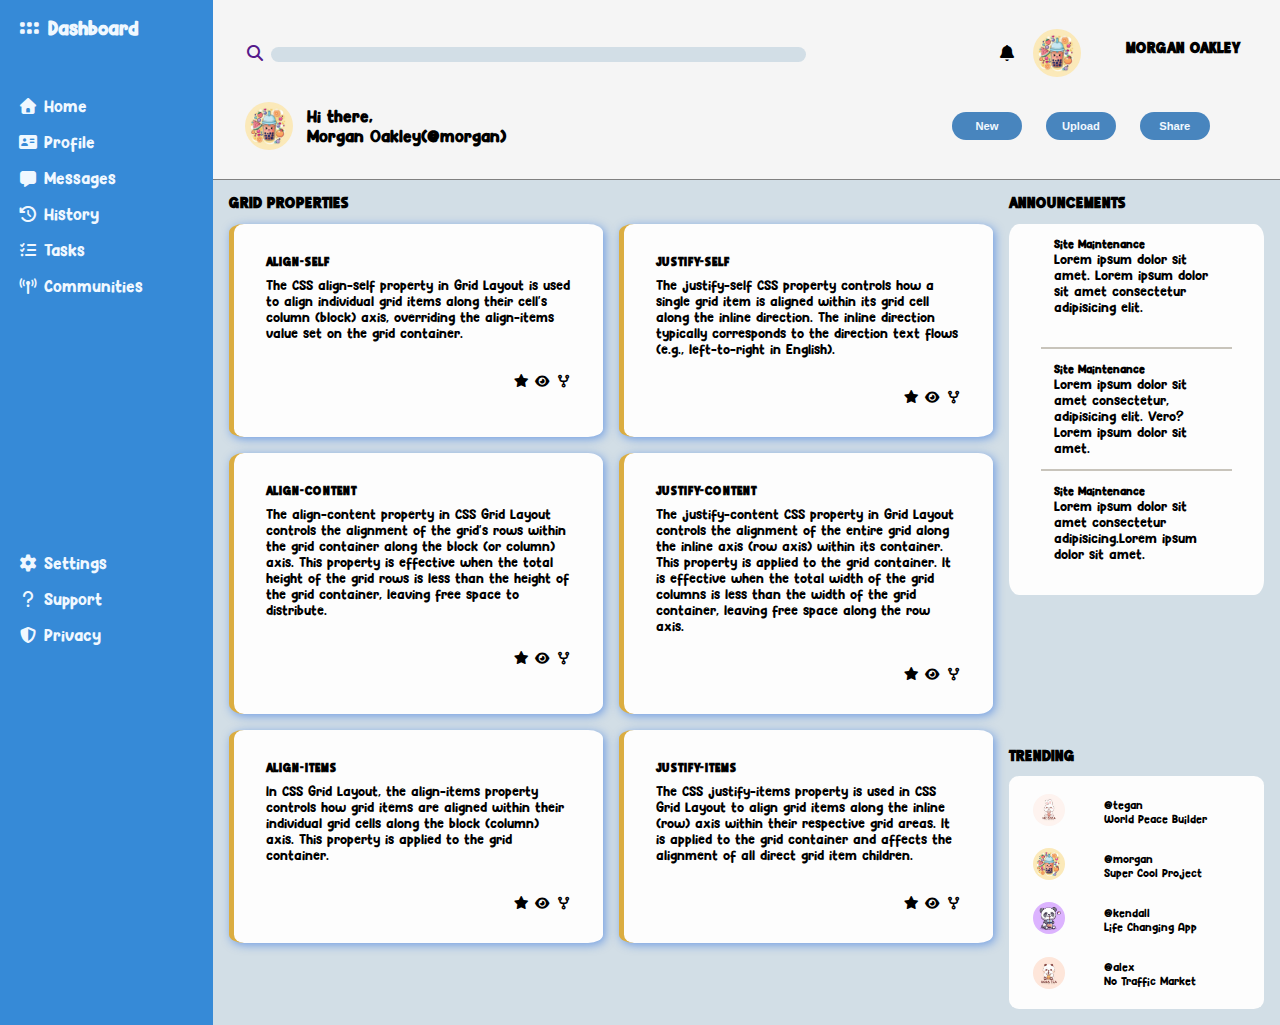
<file: index.html>
<!DOCTYPE html>
<html lang="en">
<head>
    <meta charset="UTF-8">
    <meta name="viewport" content="width=device-width, initial-scale=1.0">
    <link rel="stylesheet" href="style.css">
    <link rel="stylesheet" href="fa/css/all.css">
    <title>Admin-Dashboard</title>
</head>
<body>
    <div class="page">
    
    <div class="header">
        <div class="nav-search"><a href=""><i class="fa-solid fa-magnifying-glass"></i></a> <input type="text"></div>
        <div class="nav-user-info"><i class="fa-solid fa-bell"></i> <img src="download.jpeg" alt="profile picture"> <h4>Morgan Oakley</h4> </div>
        <div class="user-info">
           <img src="download.jpeg" alt="profile picture">  <div class="greet">Hi there, <br>Morgan Oakley(@morgan)</div>
        </div>
        <div class="buttons"><button>New</button><button>Upload</button><button>Share</button></div>
        

    </div>
     <div class="main">
        
        <div class="projects">
            <h4>GRID PROPERTIES</h4>
            <div class="projects-grid">
            <div class="card">
                <div><h4>align-self</h4>
                <p>The CSS align-self property in Grid Layout is used to align individual grid items along their cell's column (block) axis, overriding the align-items value set on the grid container. </p></div>
                <div><i class="fa-solid fa-star"></i> <i class="fa-solid fa-eye"></i> <i class="fa-solid fa-code-fork"></i></div>
            </div>
            <div class="card">
                <div><h4>justify-self</h4>
                <p>The justify-self CSS property controls how a single grid item is aligned within its grid cell along the inline direction. The inline direction typically corresponds to the direction text flows (e.g., left-to-right in English).</p></div>
                <div><i class="fa-solid fa-star"></i> <i class="fa-solid fa-eye"></i> <i class="fa-solid fa-code-fork"></i></div>
            </div>
            <div class="card">
                <div><h4>align-content</h4>
                <p>The align-content property in CSS Grid Layout controls the alignment of the grid's rows within the grid container along the block (or column) axis. This property is effective when the total height of the grid rows is less than the height of the grid container, leaving free space to distribute. </p></div>
                <div><i class="fa-solid fa-star"></i> <i class="fa-solid fa-eye"></i> <i class="fa-solid fa-code-fork"></i></div>
            </div>
            <div class="card">
                <div><h4>justify-content</h4>
                <p>The justify-content CSS property in Grid Layout controls the alignment of the entire grid along the inline axis (row axis) within its container. This property is applied to the grid container. It is effective when the total width of the grid columns is less than the width of the grid container, leaving free space along the row axis. </p></div>
                <div><i class="fa-solid fa-star"></i> <i class="fa-solid fa-eye"></i> <i class="fa-solid fa-code-fork"></i></div>
            </div>
            <div class="card">
                <div><h4>align-items</h4>
                <p>In CSS Grid Layout, the align-items property controls how grid items are aligned within their individual grid cells along the block (column) axis. This property is applied to the grid container. </p></div>
                <div><i class="fa-solid fa-star"></i> <i class="fa-solid fa-eye"></i> <i class="fa-solid fa-code-fork"></i></div>
            </div>
            <div class="card">
                <div><h4>justify-items</h4>
                <p>The CSS justify-items property is used in CSS Grid Layout to align grid items along the inline (row) axis within their respective grid areas. It is applied to the grid container and affects the alignment of all direct grid item children. </p></div>
                <div><i class="fa-solid fa-star"></i> <i class="fa-solid fa-eye"></i> <i class="fa-solid fa-code-fork"></i></div>
            </div>  
           </div>   <!-- div holding cards end-->
        </div>
        <div class="announcements">
           <h4>Announcements</h4> 
            <div class="announcements-grid">
                 
                <div><h5>Site Maintenance</h5><p>Lorem ipsum dolor sit amet. Lorem ipsum dolor sit amet consectetur adipisicing elit.</p></div>
                <div><h5>Site Maintenance</h5><p>Lorem ipsum dolor sit amet consectetur, adipisicing elit. Vero?Lorem ipsum dolor sit amet.</p></div>
                <div><h5>Site Maintenance</h5><p>Lorem ipsum dolor sit amet consectetur adipisicing.Lorem ipsum dolor sit amet.</p></div>
                 
            </div>
              <!-- div holding announcements cards end-->
        </div>
        <div class="trending">
         <h4>Trending</h4>   
            <div class="trending-grid">

                <div class="trending-card">
                <div><img src="images (1).jpeg" alt=""></div>
                <div>@tegan <br>
                    World Peace Builder
                </div>
                
            </div>
             <div class="trending-card">
                <div><img src="download.jpeg" alt=""></div>
                <div>@morgan <br>
                    Super Cool Project</div>
                
            </div> <div class="trending-card">
                <div><img src="images.jpeg" alt=""></div>
                <div>@kendall <br>
                    Life Changing App</div>
                
            </div> <div class="trending-card">
                <div><img src="download (1).jpeg" alt=""></div>
                <div>@alex <br>
                    No Traffic Market</div>
                
            </div>

            </div> <!-- div holding trending cards end-->
        </div>

     </div>
     
    <div class="sidebar">
        
<div class="logo"> <h3><i class="fa-solid fa-grip"></i> Dashboard</h3></div>
        <div>

            <ul>
            <li>  <i class="fa-solid fa-house"></i> Home</li>
            <li><i class="fa-solid fa-address-card"></i> Profile</li>
            <li><i class="fa-solid fa-message"></i> Messages</li>
            <li><i class="fa-solid fa-clock-rotate-left"></i> History</li>
            <li><i class="fa-solid fa-list-check"></i> Tasks</li>
            <li> <i class="fa-solid fa-tower-broadcast"></i> Communities</li>
        </ul>

        </div>
        <div>

            <ul>
            <li><i class="fa-solid fa-gear"></i> Settings</li>
            <li><i class="fa-solid fa-question"></i> Support</li>
            <li><i class="fa-solid fa-shield-halved"></i> Privacy</li>
             
        </ul>
        </div>

    </div>

    </div><!-- </div> page -->
</body>
</html>
</file>
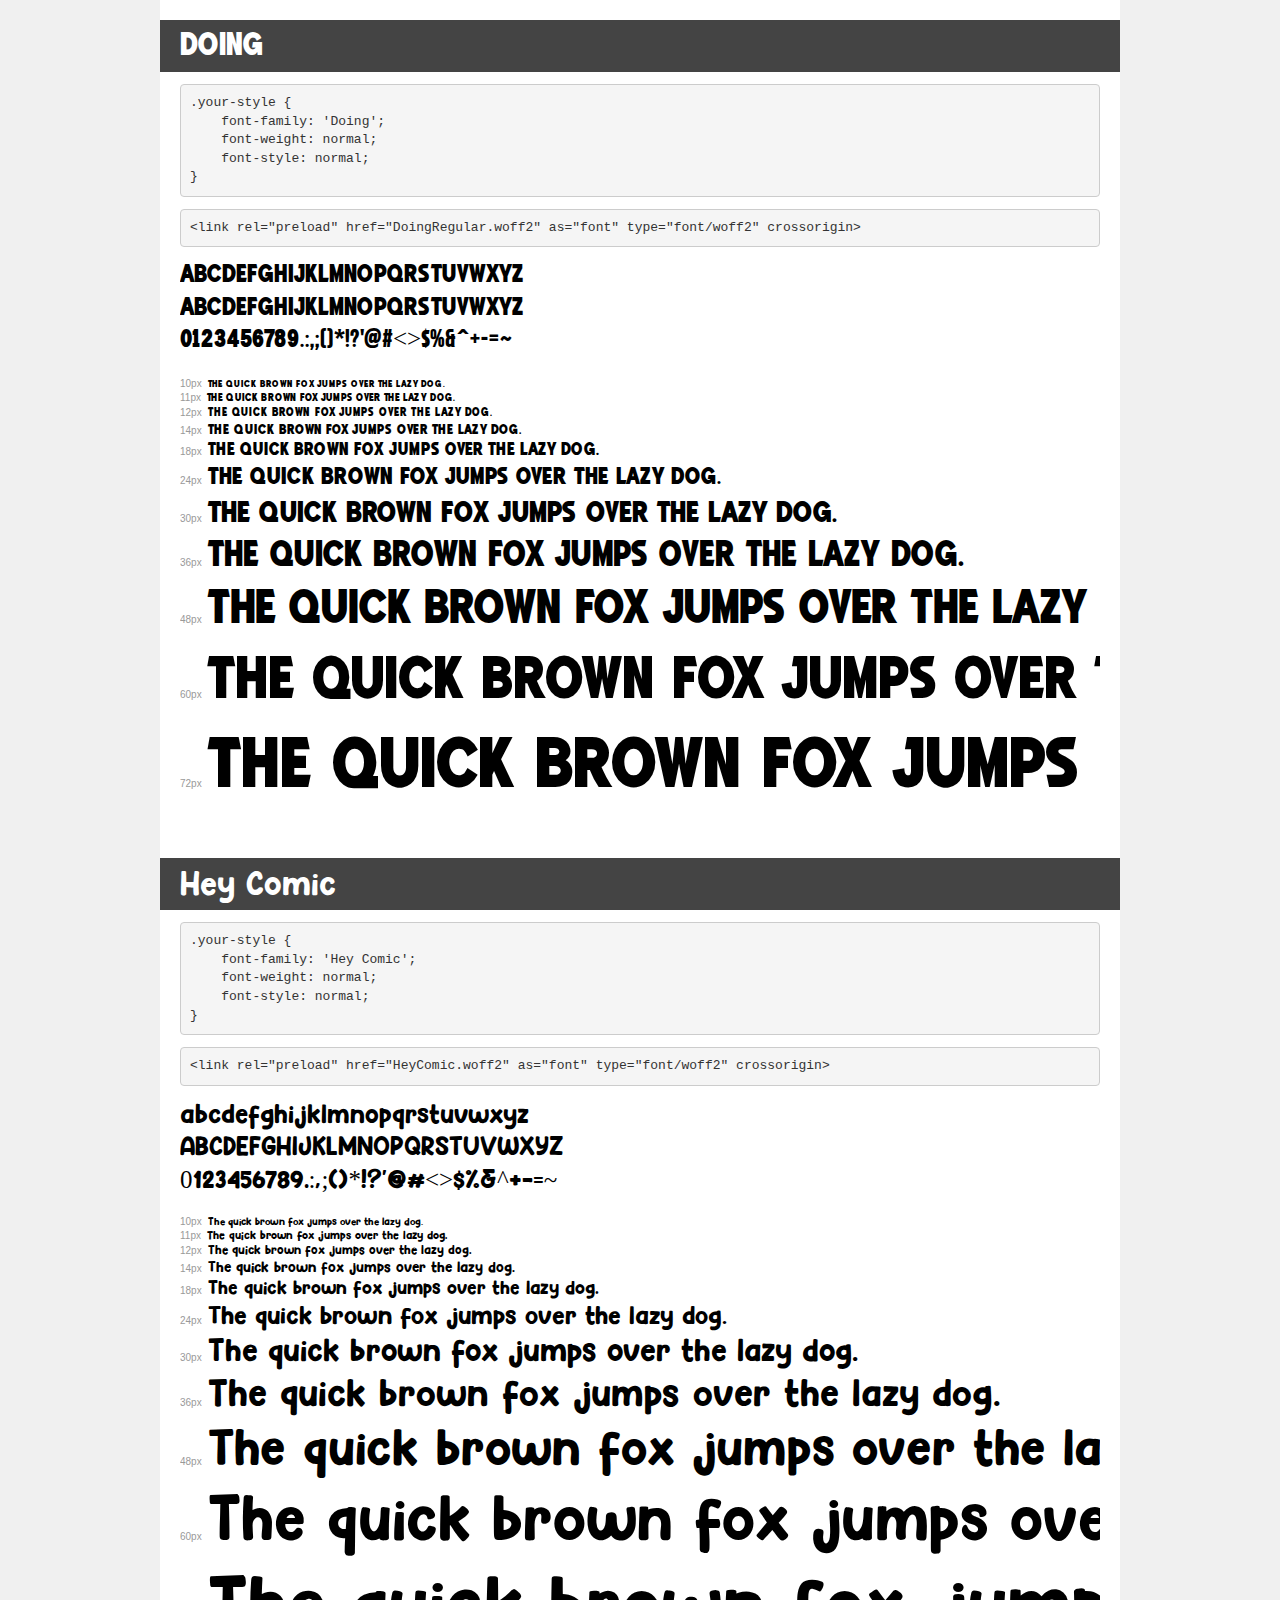
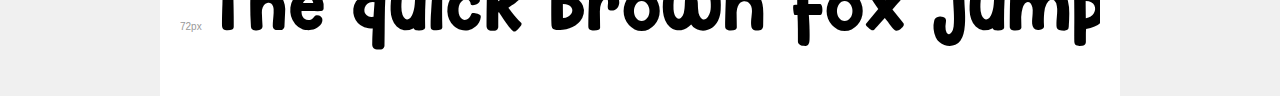
<file: fonts/transfonter.org-20251016-223154/demo.html>
<!DOCTYPE html>
<html lang="en">
<head>
    <meta charset="utf-8">
    <meta http-equiv="X-UA-Compatible" content="IE=edge">
    <meta name="viewport" content="width=device-width, initial-scale=1">
    <meta name="robots" content="noindex, noarchive">
    <meta name="format-detection" content="telephone=no">
    <title>Transfonter demo</title>
    <link href="stylesheet.css" rel="stylesheet">
    <style>
        /*
        http://meyerweb.com/eric/tools/css/reset/
        v2.0 | 20110126
        License: none (public domain)
        */
        html, body, div, span, applet, object, iframe,
        h1, h2, h3, h4, h5, h6, p, blockquote, pre,
        a, abbr, acronym, address, big, cite, code,
        del, dfn, em, img, ins, kbd, q, s, samp,
        small, strike, strong, sub, sup, tt, var,
        b, u, i, center,
        dl, dt, dd, ol, ul, li,
        fieldset, form, label, legend,
        table, caption, tbody, tfoot, thead, tr, th, td,
        article, aside, canvas, details, embed,
        figure, figcaption, footer, header, hgroup,
        menu, nav, output, ruby, section, summary,
        time, mark, audio, video {
            margin: 0;
            padding: 0;
            border: 0;
            font-size: 100%;
            font: inherit;
            vertical-align: baseline;
        }
        /* HTML5 display-role reset for older browsers */
        article, aside, details, figcaption, figure,
        footer, header, hgroup, menu, nav, section {
            display: block;
        }
        body {
            line-height: 1;
        }
        ol, ul {
            list-style: none;
        }
        blockquote, q {
            quotes: none;
        }
        blockquote:before, blockquote:after,
        q:before, q:after {
            content: '';
            content: none;
        }
        table {
            border-collapse: collapse;
            border-spacing: 0;
        }
        /* demo styles */
        body {
            background: #f0f0f0;
            color: #000;
        }
        .page {
            background: #fff;
            width: 920px;
            margin: 0 auto;
            padding: 20px 20px 0 20px;
            overflow: hidden;
        }
        .font-container {
            overflow-x: auto;
            overflow-y: hidden;
            margin-bottom: 40px;
            line-height: 1.3;
            white-space: nowrap;
            padding-bottom: 5px;
        }
        h1 {
            position: relative;
            background: #444;
            font-size: 32px;
            color: #fff;
            padding: 10px 20px;
            margin: 0 -20px 12px -20px;
        }
        .letters {
            font-size: 25px;
            margin-bottom: 20px;
        }
        .s10:before {
            content: '10px';
        }
        .s11:before {
            content: '11px';
        }
        .s12:before {
            content: '12px';
        }
        .s14:before {
            content: '14px';
        }
        .s18:before {
            content: '18px';
        }
        .s24:before {
            content: '24px';
        }
        .s30:before {
            content: '30px';
        }
        .s36:before {
            content: '36px';
        }
        .s48:before {
            content: '48px';
        }
        .s60:before {
            content: '60px';
        }
        .s72:before {
            content: '72px';
        }
        .s10:before, .s11:before, .s12:before, .s14:before,
        .s18:before, .s24:before, .s30:before, .s36:before,
        .s48:before, .s60:before, .s72:before {
            font-family: Arial, sans-serif;
            font-size: 10px;
            font-weight: normal;
            font-style: normal;
            color: #999;
            padding-right: 6px;
        }
        pre {
            display: block;
            padding: 9px;
            margin: 0 0 12px;
            font-family: Monaco, Menlo, Consolas, "Courier New", monospace;
            font-size: 13px;
            line-height: 1.428571429;
            color: #333;
            font-weight: normal;
            font-style: normal;
            background-color: #f5f5f5;
            border: 1px solid #ccc;
            overflow-x: auto;
            border-radius: 4px;
        }
        /* responsive */
        @media (max-width: 959px) {
            .page {
                width: auto;
                margin: 0;
            }
        }
    </style>
</head>
<body>
<div class="page">
    <div class="demo">
        <h1 style="font-family: 'Doing'; font-weight: normal; font-style: normal;">Doing</h1>
        <pre title="Usage">.your-style {
    font-family: 'Doing';
    font-weight: normal;
    font-style: normal;
}</pre>
        <pre title="Preload (optional)">
&lt;link rel=&quot;preload&quot; href=&quot;DoingRegular.woff2&quot; as=&quot;font&quot; type=&quot;font/woff2&quot; crossorigin&gt;</pre>
        <div class="font-container" style="font-family: 'Doing'; font-weight: normal; font-style: normal;">
            <p class="letters">
                abcdefghijklmnopqrstuvwxyz<br>
ABCDEFGHIJKLMNOPQRSTUVWXYZ<br>
                0123456789.:,;()*!?'@#&lt;&gt;$%&^+-=~
            </p>
            <p class="s10" style="font-size: 10px;">The quick brown fox jumps over the lazy dog.</p>
            <p class="s11" style="font-size: 11px;">The quick brown fox jumps over the lazy dog.</p>
            <p class="s12" style="font-size: 12px;">The quick brown fox jumps over the lazy dog.</p>
            <p class="s14" style="font-size: 14px;">The quick brown fox jumps over the lazy dog.</p>
            <p class="s18" style="font-size: 18px;">The quick brown fox jumps over the lazy dog.</p>
            <p class="s24" style="font-size: 24px;">The quick brown fox jumps over the lazy dog.</p>
            <p class="s30" style="font-size: 30px;">The quick brown fox jumps over the lazy dog.</p>
            <p class="s36" style="font-size: 36px;">The quick brown fox jumps over the lazy dog.</p>
            <p class="s48" style="font-size: 48px;">The quick brown fox jumps over the lazy dog.</p>
            <p class="s60" style="font-size: 60px;">The quick brown fox jumps over the lazy dog.</p>
            <p class="s72" style="font-size: 72px;">The quick brown fox jumps over the lazy dog.</p>
        </div>
    </div>

    <div class="demo">
        <h1 style="font-family: 'Hey Comic'; font-weight: normal; font-style: normal;">Hey Comic</h1>
        <pre title="Usage">.your-style {
    font-family: 'Hey Comic';
    font-weight: normal;
    font-style: normal;
}</pre>
        <pre title="Preload (optional)">
&lt;link rel=&quot;preload&quot; href=&quot;HeyComic.woff2&quot; as=&quot;font&quot; type=&quot;font/woff2&quot; crossorigin&gt;</pre>
        <div class="font-container" style="font-family: 'Hey Comic'; font-weight: normal; font-style: normal;">
            <p class="letters">
                abcdefghijklmnopqrstuvwxyz<br>
ABCDEFGHIJKLMNOPQRSTUVWXYZ<br>
                0123456789.:,;()*!?'@#&lt;&gt;$%&^+-=~
            </p>
            <p class="s10" style="font-size: 10px;">The quick brown fox jumps over the lazy dog.</p>
            <p class="s11" style="font-size: 11px;">The quick brown fox jumps over the lazy dog.</p>
            <p class="s12" style="font-size: 12px;">The quick brown fox jumps over the lazy dog.</p>
            <p class="s14" style="font-size: 14px;">The quick brown fox jumps over the lazy dog.</p>
            <p class="s18" style="font-size: 18px;">The quick brown fox jumps over the lazy dog.</p>
            <p class="s24" style="font-size: 24px;">The quick brown fox jumps over the lazy dog.</p>
            <p class="s30" style="font-size: 30px;">The quick brown fox jumps over the lazy dog.</p>
            <p class="s36" style="font-size: 36px;">The quick brown fox jumps over the lazy dog.</p>
            <p class="s48" style="font-size: 48px;">The quick brown fox jumps over the lazy dog.</p>
            <p class="s60" style="font-size: 60px;">The quick brown fox jumps over the lazy dog.</p>
            <p class="s72" style="font-size: 72px;">The quick brown fox jumps over the lazy dog.</p>
        </div>
    </div>

</div>
</body>
</html>
</file>
<file: style.css>
@font-face {
  font-family: "cosmic";
  src:
    url("fonts/transfonter.org-20251016-223154/HeyComic.woff") format("woff"),
    url("fonts/transfonter.org-20251016-223154/HeyComic.woff2") format("woff2");
  font-weight: light;
  font-style: normal;
  font-display: swap;
}
@font-face {
  font-family: "doingregular";
  src:
    url("fonts/transfonter.org-20251016-223154/DoingRegular.woff") format("woff"),
    url("fonts/transfonter.org-20251016-223154/DoingRegular.woff2") format("woff2");
  font-weight: normal;
  font-style: normal;
  font-display: swap;
}
body{
    font-family: cosmic, 'Courier New', Courier, monospace;

}
h4{
    font-family: doingregular, 'Franklin Gothic Medium', 'Arial Narrow', Arial, sans-serif;
    margin-bottom: .5rem;
}
* {
    margin: 0;
    padding: 0;
    box-sizing: border-box;
}
ul li {
    list-style-type: none;
    margin-bottom: 1rem;
}
.page {
   
    display: grid;
    grid-template-columns:  1fr 5fr ;
    grid-template-rows: 20vh minmax(80vh, auto);

    grid-template-areas: "sidebar header" 
    "sidebar main"
    ;
}

.sidebar {
     background-color: rgb(54, 138, 215);
     color: aliceblue;
     padding: 1rem 1.1rem;
     grid-area: sidebar;
    display: grid;
     grid-template-rows: 5rem 1fr 1fr;
     
}

.main {
    background-color: rgb(210, 222, 230);
    padding: 1rem;
    grid-area: main;
    display: grid;
    gap: 1rem;
    grid-template-columns: 3fr 1fr;
    grid-template-rows: 1fr 1fr;
    grid-template-areas: 
    "projects announcements"
    "projects trending";
    align-content: stretch;
}

.card{
    background-color: rgb(253, 253, 253);
    padding: 2rem;
    font-size: 0.8rem;
    border-radius: 4%;
    border-left: 5px solid rgb(219, 173, 65);
      box-shadow: 2px 2px 10px 0 rgba(16, 93, 225, 0.5); /* Horizontal, Vertical, Blur, Spread, Color */

    
}
.card > :nth-child(2){
    text-align: end;
    margin-top: 2rem;
}
.projects-grid {
     
    display: grid;
    grid-template-columns: repeat(auto-fill, minmax(300px, 1fr));;
   gap: 1rem;
    margin-top: 0.8rem;
    
    
 
}

.projects {
    grid-area: projects;
    
    
    
}
.announcements {
    grid-area: announcements;
    
}
.announcements-grid{
    background-color: rgb(253, 253, 253);
    margin-top: 0.8rem;
    font-size: 0.8rem;
    border-radius: 4%;
      
    display: grid;
  grid-template-columns: 1fr; 
  grid-template-rows: repeat(3, minmax(0, 1fr));  
   
 
}
.announcements-grid > :nth-child(2){
border-top: 2px solid rgb(200, 196, 187) ;
border-bottom: 2px solid rgb(200, 196, 187) ;
}

.announcements-grid div {
       
      padding: .8rem;
      margin: 0 2rem;
     
}
.trending {
    grid-area: trending;
    align-self: end;
   
}
.trending-grid{
     background-color: rgb(253, 253, 253);
     padding: .8rem;
    font-size: 0.8rem;
    border-radius: 4%;
    margin-top: 0.8rem;
    display: grid;
  grid-template-columns: 1fr; 
  grid-template-rows: repeat(4, minmax(0, 1fr));  
  gap: .6rem; 
  
    
}
.trending-card{
    padding: .3rem .7rem;
    display: grid;
    grid-template-columns: 1fr 2fr;
    grid-template-rows: 1fr;
    gap: .2rem;
    justify-content: center;
    align-items: center;
    font-size: .7rem;
    font-weight: 300;
    
}
.header {
    background-color: whitesmoke;
    padding: 1rem 2rem;
    grid-area: header;
    display: grid;
    grid-template-columns: 2fr 1fr;
    grid-template-areas: "nav-search nav-user-info"
    "user-info buttons";
    justify-items: center;
    align-items: center;
    border-bottom: 1px solid gray;
    box-shadow: box-shadow: 0 14px 18px 5cappx rgba(0, 0, 0, 0.3);
}
.nav-search {
    grid-area: nav-search;
    justify-self: start;
    width: 100%;
}
 
.user-info {
    grid-area: user-info;
    justify-self: start;
    display: grid;
    grid-template-columns: 1fr 4fr;
    justify-content: center;
    align-items: center;
    font-weight: 600;
}
.greet {
    justify-self: start;
    margin-left: .6rem;
}
.buttons {
    grid-area: buttons;
    display: grid;
    grid-template-columns: 1fr 1fr 1fr;
    gap: 1.5rem;
  
}
button {
      color: aliceblue;
    background-color: rgb(72, 133, 190);
    font-size: .7rem;
    padding: .5rem 1rem;
    border-radius: 20px;
    border: 0;
    font-weight: 600;

}
.nav-user-info{
    grid-area: nav-user-info;  
    display: grid;
    grid-template-columns: 2fr 1fr 3fr;
    gap: 1rem;
    justify-items: end;
    align-items: center;
}
input {
    border-radius: 10px;
    background-color: rgb(210, 222, 230);
    border: 0;
    width: 80%;
}
img {
    border-radius: 50px;
    width: 3rem;
   
}
.trending-card img {
    width: 2rem;
}
</file>
<file: fonts/transfonter.org-20251016-223154/stylesheet.css>
@font-face {
    font-family: 'Doing';
    src: url('DoingRegular.woff2') format('woff2'),
        url('DoingRegular.woff') format('woff');
    font-weight: normal;
    font-style: normal;
    font-display: swap;
}

@font-face {
    font-family: 'Hey Comic';
    src: url('HeyComic.woff2') format('woff2'),
        url('HeyComic.woff') format('woff');
    font-weight: normal;
    font-style: normal;
    font-display: swap;
}
</file>
